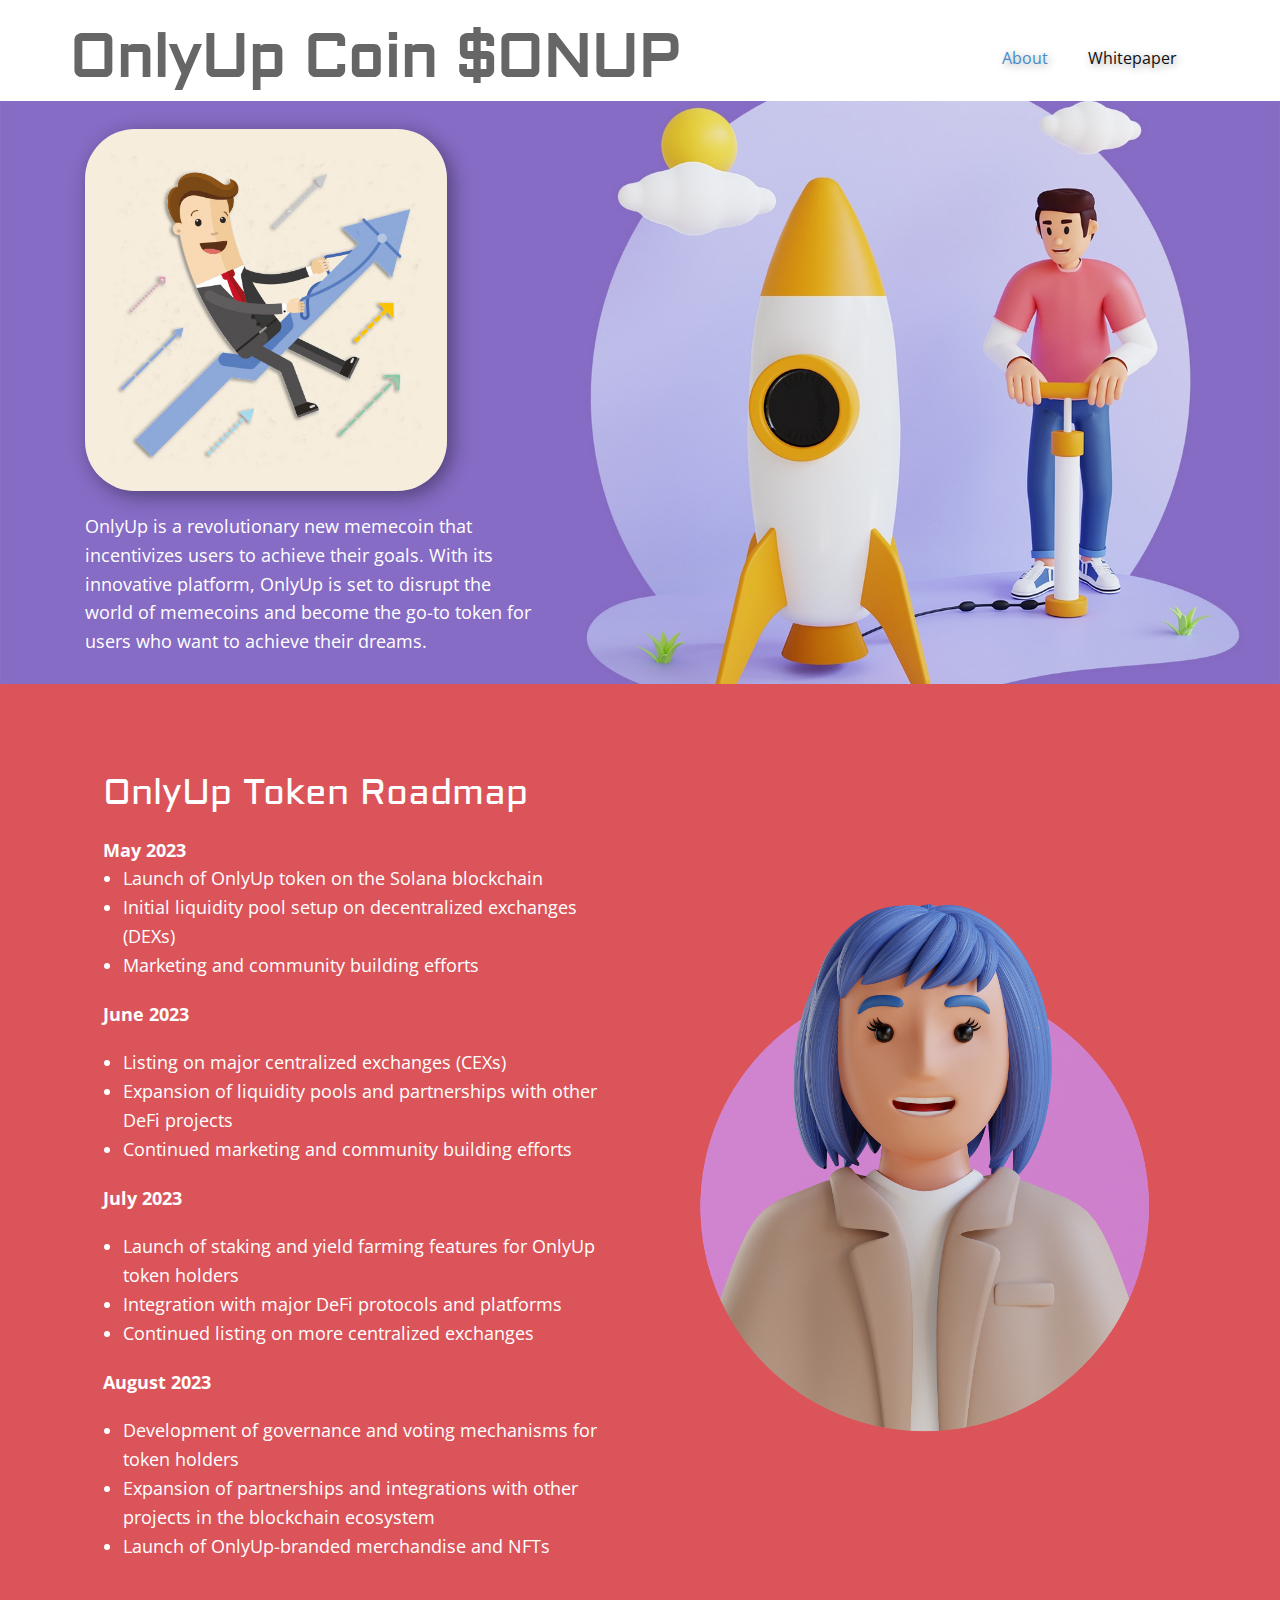
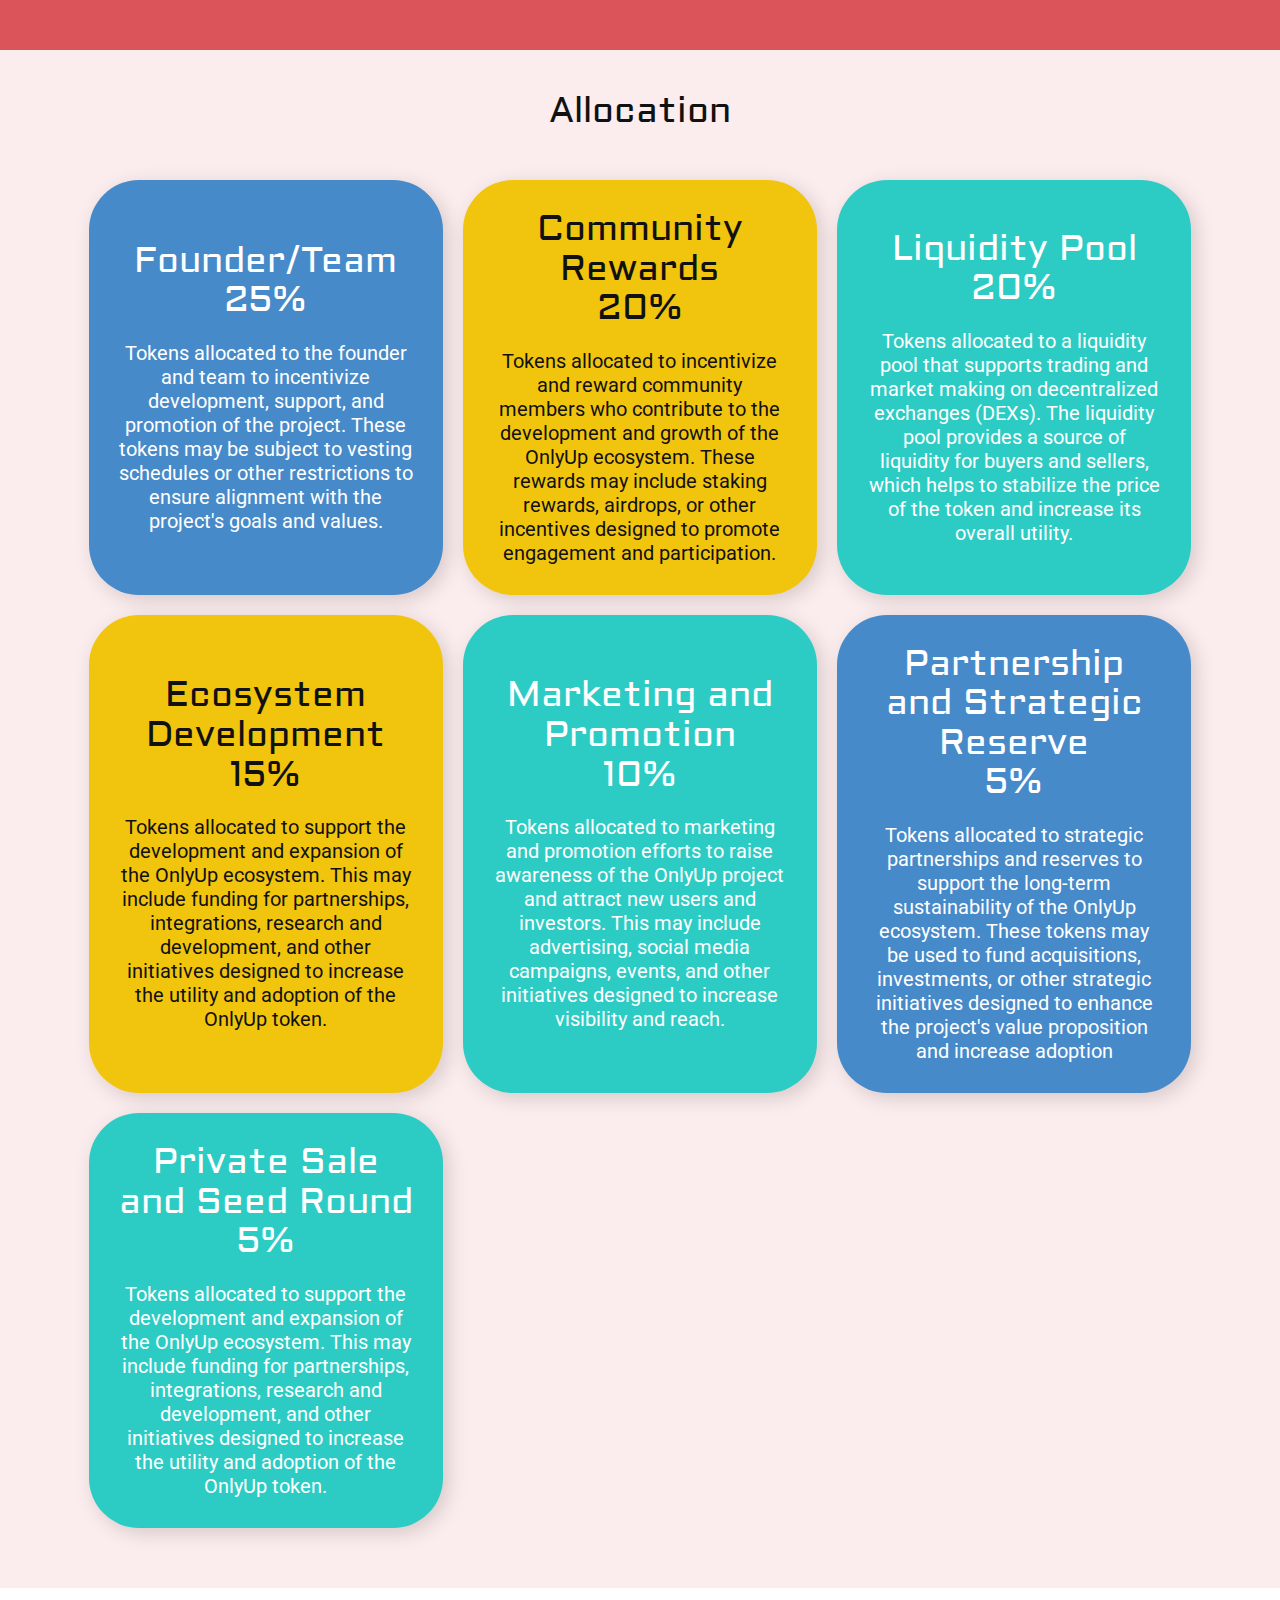
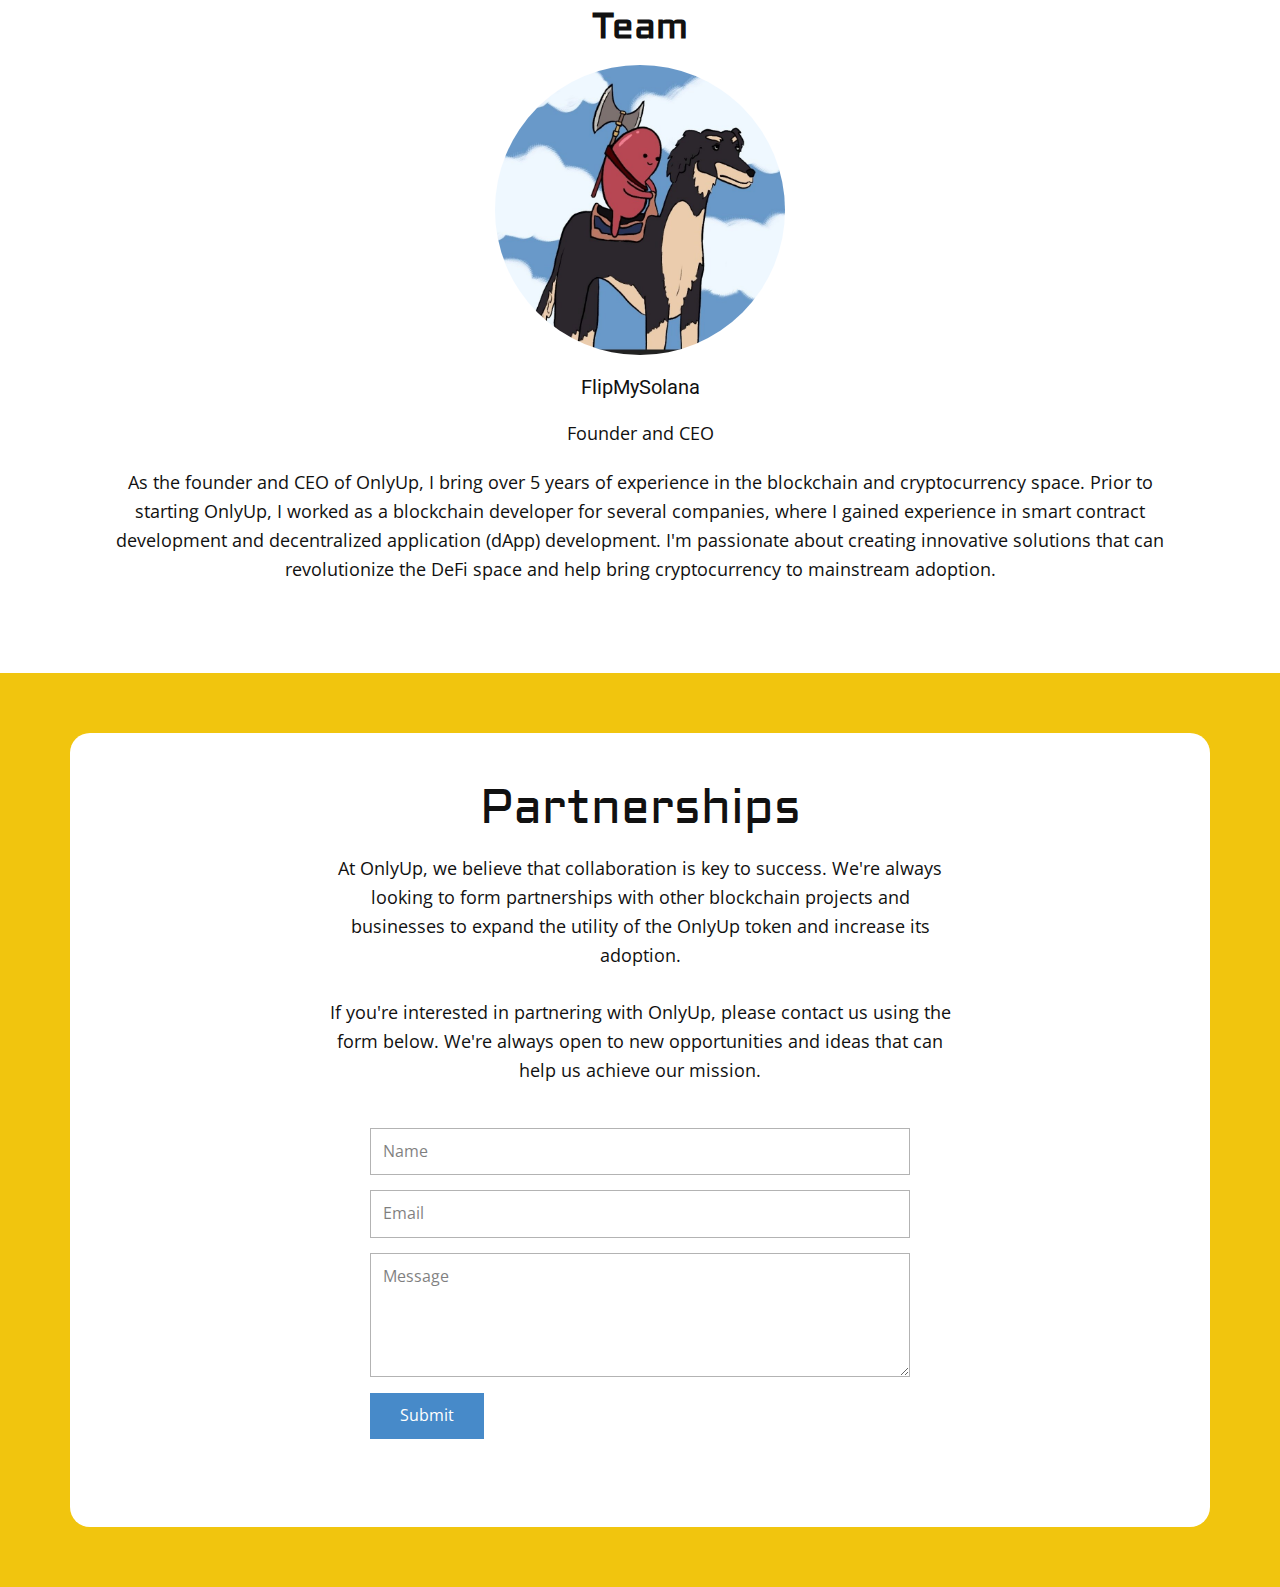
<file: index.html>
<!DOCTYPE html>
<html style="font-size: 16px;" lang="en"><head>
    <meta name="viewport" content="width=device-width, initial-scale=1.0">
    <meta charset="utf-8">
    <meta name="keywords" content="​Digital product marketing agency, ​Make your marketing more effective, ​Convert more customers and grow more revenue now, 560k, 79%, 80%, 1340, ​Why you need digital marketing, ​Get Free SEO Analysis?, ​Got New Project?, Read what our customers say">
    <meta name="description" content="">
    <title>About</title>
    <link rel="stylesheet" href="nicepage.css" media="screen">
<link rel="stylesheet" href="About.css" media="screen">
    <script class="u-script" type="text/javascript" src="jquery.js" defer=""></script>
    <script class="u-script" type="text/javascript" src="nicepage.js" defer=""></script>
    <meta name="generator" content="Nicepage 5.9.10, nicepage.com">
    <link id="u-theme-google-font" rel="stylesheet" href="https://fonts.googleapis.com/css?family=Roboto:100,100i,300,300i,400,400i,500,500i,700,700i,900,900i|Open+Sans:300,300i,400,400i,500,500i,600,600i,700,700i,800,800i">
    <link id="u-page-google-font" rel="stylesheet" href="https://fonts.googleapis.com/css?family=Aldrich:400">
    
    
    
    
    
    
    <script type="application/ld+json">{
		"@context": "http://schema.org",
		"@type": "Organization",
		"name": "OnlyUpCoin"
}</script>
    <meta name="theme-color" content="#478ac9">
    <meta property="og:title" content="About">
    <meta property="og:description" content="">
    <meta property="og:type" content="website">
  <script>
    function gdprConfirmed() {
        return true;
    }
    function dynamicLoadScript(src) {
        var script = document.createElement('script');
        script.src = src && typeof src === 'string' ? src : 'https://www.google.com/recaptcha/api.js?render=6LfgivAlAAAAANF_2FI0fFqPCvXTGT6N8fDhcfL2';
        script.async = true;
        document.body.appendChild(script);
        script.onload = function() {
            let event = new CustomEvent("recaptchaLoaded");
            document.dispatchEvent(event);
        };
    }
    document.addEventListener('DOMContentLoaded', function () {
        var confirmButton = document.querySelector('.u-cookies-consent .u-button-confirm');
        if (confirmButton) {
            confirmButton.onclick = dynamicLoadScript;
        }
    });
    </script>
    <script>
        document.addEventListener("DOMContentLoaded", function(){
            if (!gdprConfirmed()) {
                return;
            }
            dynamicLoadScript();
        });
    </script>
    <script>
        document.addEventListener("recaptchaLoaded", function() {
            if (!gdprConfirmed()) {
                return;
            }
            (function (grecaptcha, sitekey, actions) {
                var recaptcha = {
                    execute: function (action, submitFormCb) {
                        try {
                            grecaptcha.execute(
                                sitekey,
                                {action: action}
                            ).then(function (token) {
                                var forms = document.getElementsByTagName('form');

                                for (var i = 0; i < forms.length; i++) {
                                    var fields = forms[i].getElementsByTagName('input');

                                    for (var j = 0; j < fields.length; j++) {
                                        var field = fields[j];

                                        if ('recaptchaResponse' === field.getAttribute('name')) {
                                            field.setAttribute('value', token);
                                            break;
                                        }
                                    }
                                }
                                submitFormCb();
                            });
                        } catch (e) {
                            var formError = document.querySelector('.u-form-send-error');

                            if (formError) {
                                formError.innerText = 'Site Owner Error: ' + e.message.replace(/:[\s\S]*/, '');
                                formError.style.display = 'block';
                            }
                        }
                    },

                    executeContact: function (submitFormCb) {
                        recaptcha.execute(actions['contact'], submitFormCb);
                    }
                };

                window.recaptchaObject = recaptcha;
            })(
                grecaptcha,
                
                '6LfgivAlAAAAANF_2FI0fFqPCvXTGT6N8fDhcfL2',
                {'contact': 'contact'}
            );
        });
    </script>
<meta data-intl-tel-input-cdn-path="intlTelInput/"></head>
  <body data-home-page="About.html" data-home-page-title="About" class="u-body u-xl-mode" data-lang="en"><header class="u-clearfix u-header u-header" id="sec-5095"><div class="u-clearfix u-sheet u-sheet-1">
        <h1 class="u-align-left u-text u-text-1"> OnlyUp Coin&nbsp;$ONUP</h1>
        <nav class="u-menu u-menu-one-level u-offcanvas u-menu-1" data-image-width="1000" data-image-height="1000">
          <div class="menu-collapse" style="font-size: 1rem; letter-spacing: 0px;">
            <a class="u-button-style u-custom-color u-custom-left-right-menu-spacing u-custom-padding-bottom u-custom-text-shadow u-custom-top-bottom-menu-spacing u-nav-link u-text-active-palette-1-base u-text-hover-palette-2-base" href="#">
              <svg class="u-svg-link" viewBox="0 0 24 24"><use xmlns:xlink="http://www.w3.org/1999/xlink" xlink:href="#menu-hamburger"></use></svg>
              <svg class="u-svg-content" version="1.1" id="menu-hamburger" viewBox="0 0 16 16" x="0px" y="0px" xmlns:xlink="http://www.w3.org/1999/xlink" xmlns="http://www.w3.org/2000/svg"><g><rect y="1" width="16" height="2"></rect><rect y="7" width="16" height="2"></rect><rect y="13" width="16" height="2"></rect>
</g></svg>
            </a>
          </div>
          <div class="u-custom-menu u-nav-container">
            <ul class="u-nav u-unstyled u-nav-1"><li class="u-nav-item"><a class="u-button-style u-nav-link u-text-active-palette-1-base u-text-hover-palette-2-base" href="About.html" style="padding: 10px 20px; text-shadow: 2px 2px 8px rgba(0,0,0,0.4);">About</a>
</li><li class="u-nav-item"><a class="u-button-style u-nav-link u-text-active-palette-1-base u-text-hover-palette-2-base" href="Whitepaper.html" style="padding: 10px 20px; text-shadow: 2px 2px 8px rgba(0,0,0,0.4);">Whitepaper</a>
</li></ul>
          </div>
          <div class="u-custom-menu u-nav-container-collapse">
            <div class="u-black u-container-style u-inner-container-layout u-opacity u-opacity-95 u-sidenav">
              <div class="u-inner-container-layout u-sidenav-overflow">
                <div class="u-menu-close"></div>
                <ul class="u-align-center u-nav u-popupmenu-items u-unstyled u-nav-2"><li class="u-nav-item"><a class="u-button-style u-nav-link" href="About.html">About</a>
</li><li class="u-nav-item"><a class="u-button-style u-nav-link" href="Whitepaper.html">Whitepaper</a>
</li></ul>
              </div>
            </div>
            <div class="u-black u-menu-overlay u-opacity u-opacity-70"></div>
          </div>
        </nav>
      </div></header>
    <section class="u-clearfix u-image u-section-1" id="sec-6d03" data-image-width="2200" data-image-height="1296">
      <div class="u-clearfix u-sheet u-sheet-1">
        <img class="u-image u-image-round u-preserve-proportions u-radius-50 u-image-1" src="images/pfp.jpg" alt="" data-image-width="600" data-image-height="600">
        <p class="u-align-center-sm u-align-center-xs u-align-left-lg u-align-left-md u-align-left-xl u-text u-text-body-alt-color u-text-1"> OnlyUp is a revolutionary new memecoin that incentivizes users to achieve their goals. With its innovative platform, OnlyUp is set to disrupt the world of memecoins and become the go-to token for users who want to achieve their dreams.</p>
      </div>
    </section>
    <section class="u-clearfix u-palette-2-base u-section-2" id="sec-e816">
      <div class="u-clearfix u-sheet u-valign-middle-lg u-valign-middle-xl u-sheet-1">
        <div class="u-clearfix u-expanded-width u-layout-wrap u-layout-wrap-1">
          <div class="u-layout">
            <div class="u-layout-row">
              <div class="u-container-style u-layout-cell u-size-30-lg u-size-30-xl u-size-60-md u-size-60-sm u-size-60-xs u-layout-cell-1">
                <div class="u-container-layout u-container-layout-1">
                  <h2 class="u-align-center-sm u-align-center-xs u-text u-text-1"> OnlyUp Token Roadmap</h2>
                  <p class="u-text u-text-default u-text-2">
                    <span style="font-weight: 700;"> May 2023</span>
                    <br>
                  </p>
                  <ul class="u-text u-text-3">
                    <li>
                      <span style="font-weight: 700;"></span>Launch of OnlyUp token on the Solana blockchain
                    </li>
                    <li>Initial liquidity pool setup on decentralized exchanges (DEXs)</li>
                    <li>Marketing and community building efforts</li>
                  </ul>
                  <p class="u-text u-text-default u-text-4">
                    <span style="font-weight: 700;">June 2023</span>
                    <br>
                  </p>
                  <ul class="u-text u-text-5">
                    <li>Listing on major centralized exchanges (CEXs)</li>
                    <li>Expansion of liquidity pools and partnerships with other DeFi projects</li>
                    <li>Continued marketing and community building efforts</li>
                  </ul>
                  <p class="u-text u-text-default u-text-6">
                    <span style="font-weight: 700;">July 2023</span>
                    <br>
                  </p>
                  <ul class="u-text u-text-7">
                    <li>Launch of staking and yield farming features for OnlyUp token holders</li>
                    <li>Integration with major DeFi protocols and platforms</li>
                    <li>Continued listing on more centralized exchanges</li>
                  </ul>
                  <p class="u-text u-text-default u-text-8">
                    <span style="font-weight: 700;">August 2023</span>
                    <br>
                  </p>
                  <ul class="u-text u-text-9">
                    <li>Development of governance and voting mechanisms for token holders</li>
                    <li>Expansion of partnerships and integrations with other projects in the blockchain ecosystem</li>
                    <li>Launch of OnlyUp-branded merchandise and NFTs</li>
                  </ul>
                </div>
              </div>
              <div class="u-container-align-center-sm u-container-align-center-xs u-container-style u-hidden-sm u-layout-cell u-size-30-lg u-size-30-xl u-size-60-md u-size-60-sm u-size-60-xs u-layout-cell-2">
                <div class="u-container-layout u-valign-middle u-container-layout-2">
                  <img class="u-expanded-width u-hidden-md u-hidden-xs u-image u-image-contain u-image-default u-image-1" src="images/29371452_3d00860.png" alt="" data-image-width="1800" data-image-height="2111">
                </div>
              </div>
            </div>
          </div>
        </div>
      </div>
    </section>
    <section class="u-clearfix u-palette-2-light-3 u-section-3" id="carousel_5762">
      <div class="u-clearfix u-sheet u-sheet-1">
        <h2 class="u-align-center u-text u-text-1">Allocation<br>
        </h2>
        <div class="u-expanded-width-md u-expanded-width-sm u-expanded-width-xs u-list u-list-1">
          <div class="u-repeater u-repeater-1">
            <div class="u-container-align-center u-container-style u-custom-item u-list-item u-palette-1-base u-radius-50 u-repeater-item u-shape-round u-list-item-1">
              <div class="u-container-layout u-similar-container u-valign-middle-lg u-valign-middle-md u-valign-middle-xl u-valign-top-sm u-valign-top-xs u-container-layout-1">
                <h2 class="u-align-center u-text u-text-2"> Founder/Team<br>25%
                </h2>
                <h5 class="u-align-center u-text u-text-3"> Tokens allocated to the founder and team to incentivize development, support, and promotion of the project. These tokens may be subject to vesting schedules or other restrictions to ensure alignment with the project's goals and values.</h5>
              </div>
            </div>
            <div class="u-container-align-center u-container-style u-custom-item u-list-item u-palette-3-base u-radius-50 u-repeater-item u-shape-round u-list-item-2">
              <div class="u-container-layout u-similar-container u-valign-middle-lg u-valign-middle-md u-valign-middle-xl u-valign-top-sm u-valign-top-xs u-container-layout-2">
                <h2 class="u-align-center u-text u-text-4">Community Rewards<br>20%
                </h2>
                <h5 class="u-align-center u-text u-text-5"> Tokens allocated to incentivize and reward community members who contribute to the development and growth of the OnlyUp ecosystem. These rewards may include staking rewards, airdrops, or other incentives designed to promote engagement and participation.</h5>
              </div>
            </div>
            <div class="u-container-align-center u-container-style u-custom-item u-list-item u-palette-4-base u-radius-50 u-repeater-item u-shape-round u-list-item-3">
              <div class="u-container-layout u-similar-container u-valign-middle-lg u-valign-middle-md u-valign-middle-xl u-valign-top-sm u-valign-top-xs u-container-layout-3">
                <h2 class="u-align-center u-text u-text-6">Liquidity Pool<br>20%
                </h2>
                <h5 class="u-align-center u-text u-text-7"> Tokens allocated to a liquidity pool that supports trading and market making on decentralized exchanges (DEXs). The liquidity pool provides a source of liquidity for buyers and sellers, which helps to stabilize the price of the token and increase its overall utility.</h5>
              </div>
            </div>
            <div class="u-container-align-center u-container-style u-custom-item u-list-item u-palette-3-base u-radius-50 u-repeater-item u-shape-round u-list-item-4">
              <div class="u-container-layout u-similar-container u-valign-middle-lg u-valign-middle-md u-valign-middle-xl u-valign-top-sm u-valign-top-xs u-container-layout-4">
                <h2 class="u-align-center u-text u-text-8"> Ecosystem Development<br>15%
                </h2>
                <h5 class="u-align-center u-text u-text-9"> Tokens allocated to support the development and expansion of the OnlyUp ecosystem. This may include funding for partnerships, integrations, research and development, and other initiatives designed to increase the utility and adoption of the OnlyUp token.</h5>
              </div>
            </div>
            <div class="u-container-align-center u-container-style u-custom-item u-list-item u-palette-4-base u-radius-50 u-repeater-item u-shape-round u-list-item-5">
              <div class="u-container-layout u-similar-container u-valign-middle-lg u-valign-middle-md u-valign-middle-xl u-valign-top-sm u-valign-top-xs u-container-layout-5">
                <h2 class="u-align-center u-text u-text-10"> Marketing and Promotion<br>10%
                </h2>
                <h5 class="u-align-center u-text u-text-11"> Tokens allocated to marketing and promotion efforts to raise awareness of the OnlyUp project and attract new users and investors. This may include advertising, social media campaigns, events, and other initiatives designed to increase visibility and reach.</h5>
              </div>
            </div>
            <div class="u-container-align-center u-container-style u-custom-item u-list-item u-palette-1-base u-radius-50 u-repeater-item u-shape-round u-list-item-6">
              <div class="u-container-layout u-similar-container u-valign-middle-lg u-valign-middle-md u-valign-middle-xl u-valign-top-sm u-valign-top-xs u-container-layout-6">
                <h2 class="u-align-center u-text u-text-12"> Partnership and Strategic Reserve<br>5%
                </h2>
                <h5 class="u-align-center u-text u-text-13"> Tokens allocated to strategic partnerships and reserves to support the long-term sustainability of the OnlyUp ecosystem. These tokens may be used to fund acquisitions, investments, or other strategic initiatives designed to enhance the project's value proposition and increase adoption</h5>
              </div>
            </div>
            <div class="u-container-align-center u-container-style u-custom-item u-list-item u-palette-4-base u-radius-50 u-repeater-item u-shape-round u-list-item-7">
              <div class="u-container-layout u-similar-container u-valign-middle-lg u-valign-middle-md u-valign-middle-xl u-valign-top-sm u-valign-top-xs u-container-layout-7">
                <h2 class="u-align-center u-text u-text-14"> Private Sale and Seed Round<br>5%
                </h2>
                <h5 class="u-align-center u-text u-text-15"> Tokens allocated to support the development and expansion of the OnlyUp ecosystem. This may include funding for partnerships, integrations, research and development, and other initiatives designed to increase the utility and adoption of the OnlyUp token.</h5>
              </div>
            </div>
          </div>
        </div>
      </div>
    </section>
    <section class="u-clearfix u-section-4" id="sec-e66a">
      <div class="u-clearfix u-sheet u-sheet-1">
        <h2 class="u-text u-text-default u-text-1">Team<span style="font-weight: 700;"></span>
        </h2>
        <div class="u-expanded-width u-list u-list-1">
          <div class="u-repeater u-repeater-1">
            <div class="u-align-center u-container-style u-list-item u-repeater-item">
              <div class="u-container-layout u-similar-container u-valign-bottom u-container-layout-1">
                <div alt="" class="u-image u-image-circle u-image-1" src="" data-image-width="840" data-image-height="872"></div>
                <h5 class="u-align-center-lg u-align-center-md u-align-center-sm u-align-center-xs u-text u-text-2">FlipMySolana</h5>
                <p class="u-align-center-lg u-align-center-md u-align-center-sm u-align-center-xs u-text u-text-3">Founder and CEO</p>
                <p class="u-text u-text-4"> As the founder and CEO of OnlyUp, I bring over 5 years of experience in the blockchain and cryptocurrency space. Prior to starting OnlyUp, I worked as a blockchain developer for several companies, where I gained experience in smart contract development and decentralized application (dApp) development. I'm passionate about creating innovative solutions that can revolutionize the DeFi space and help bring cryptocurrency to mainstream adoption.</p>
              </div>
            </div>
          </div>
        </div>
      </div>
    </section>
    <section class="u-clearfix u-container-align-center u-palette-3-base u-section-5" id="carousel_82bb">
      <div class="u-clearfix u-sheet u-valign-middle u-sheet-1">
        <div class="u-container-style u-expanded-width u-group u-radius-20 u-shape-round u-white u-group-1">
          <div class="u-container-layout u-container-layout-1">
            <h2 class="u-align-center u-text u-text-1">Partnerships</h2>
            <p class="u-align-center u-text u-text-2"> At OnlyUp, we believe that collaboration is key to success. We're always looking to form partnerships with other blockchain projects and businesses to expand the utility of the OnlyUp token and increase its adoption.<br>
              <br>If you're interested in partnering with OnlyUp, please contact us using the form below.&nbsp;We're always open to new opportunities and ideas that can help us achieve our mission.<br>
            </p>
            <div class="u-form u-form-1">
              <form action="https://forms.nicepagesrv.com/v2/form/process" class="u-clearfix u-form-spacing-15 u-form-vertical u-inner-form" style="padding: 15px;" source="gsheets" name="form">
                <div class="u-form-group u-form-name u-label-none">
                  <label for="name-6797" class="u-label">Name</label>
                  <input type="text" placeholder="Name" id="name-6797" name="name" class="u-input u-input-rectangle" required="">
                </div>
                <div class="u-form-email u-form-group u-label-none">
                  <label for="email-6797" class="u-label">Email</label>
                  <input type="email" placeholder="Email" id="email-6797" name="email" class="u-input u-input-rectangle" required="">
                </div>
                <div class="u-form-group u-form-message u-label-none">
                  <label for="message-6797" class="u-label">Address</label>
                  <textarea placeholder="Message" rows="4" cols="50" id="message-6797" name="message" class="u-input u-input-rectangle" required=""></textarea>
                </div>
                <div class="u-align-left u-form-group u-form-submit u-label-none">
                  <a href="#" class="u-btn u-btn-submit u-button-style">Submit</a>
                  <input type="submit" value="submit" class="u-form-control-hidden">
                </div>
                <div class="u-form-send-message u-form-send-success">Thank you! Your message has been sent.</div>
                <div class="u-form-send-error u-form-send-message">Unable to send your message. Please fix errors then try again.</div>
                <input type="hidden" value="" name="recaptchaResponse">
                <input type="hidden" name="formServices" value="d94e09f5-bc8c-45da-93a5-58d0b3994113">
                <input type="hidden" name="siteKey" value="6LfgivAlAAAAANF_2FI0fFqPCvXTGT6N8fDhcfL2">
              </form>
            </div>
          </div>
        </div>
      </div>
    </section>
    
    

  
</body></html>
</file>
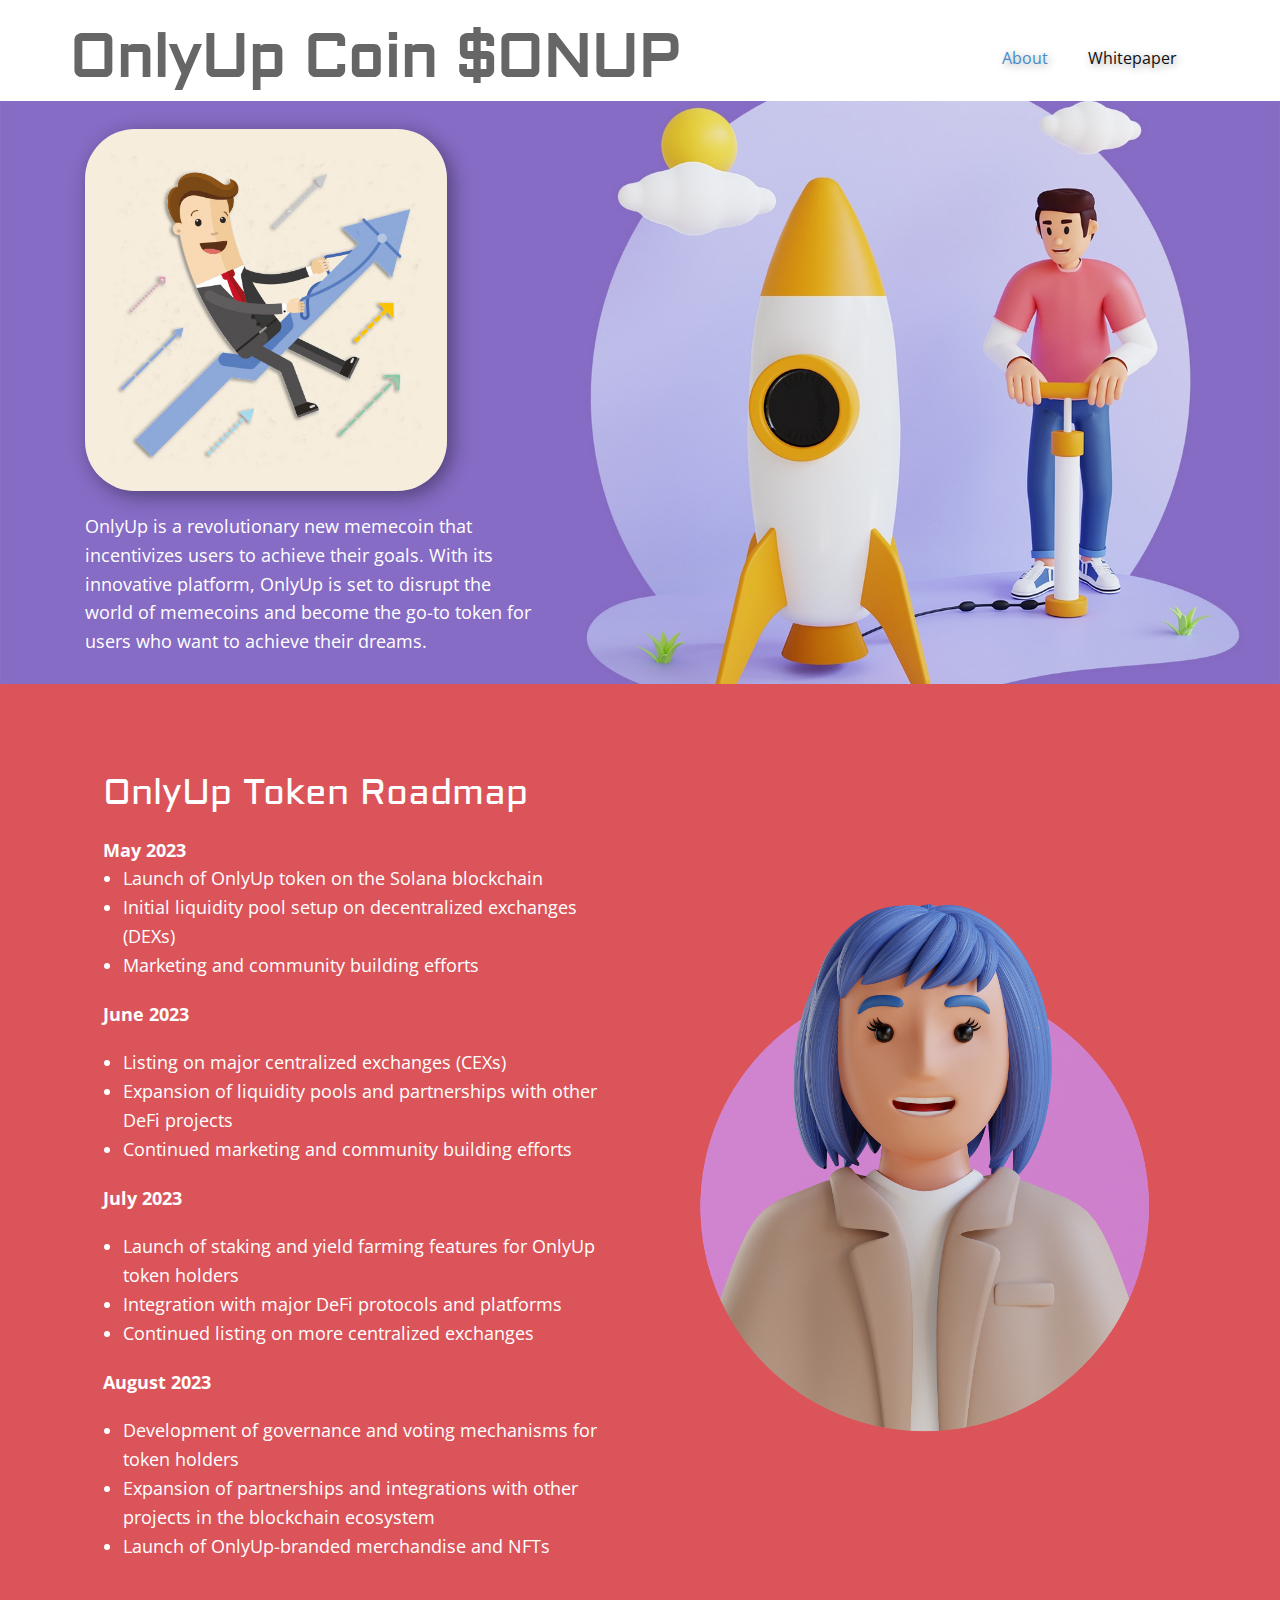
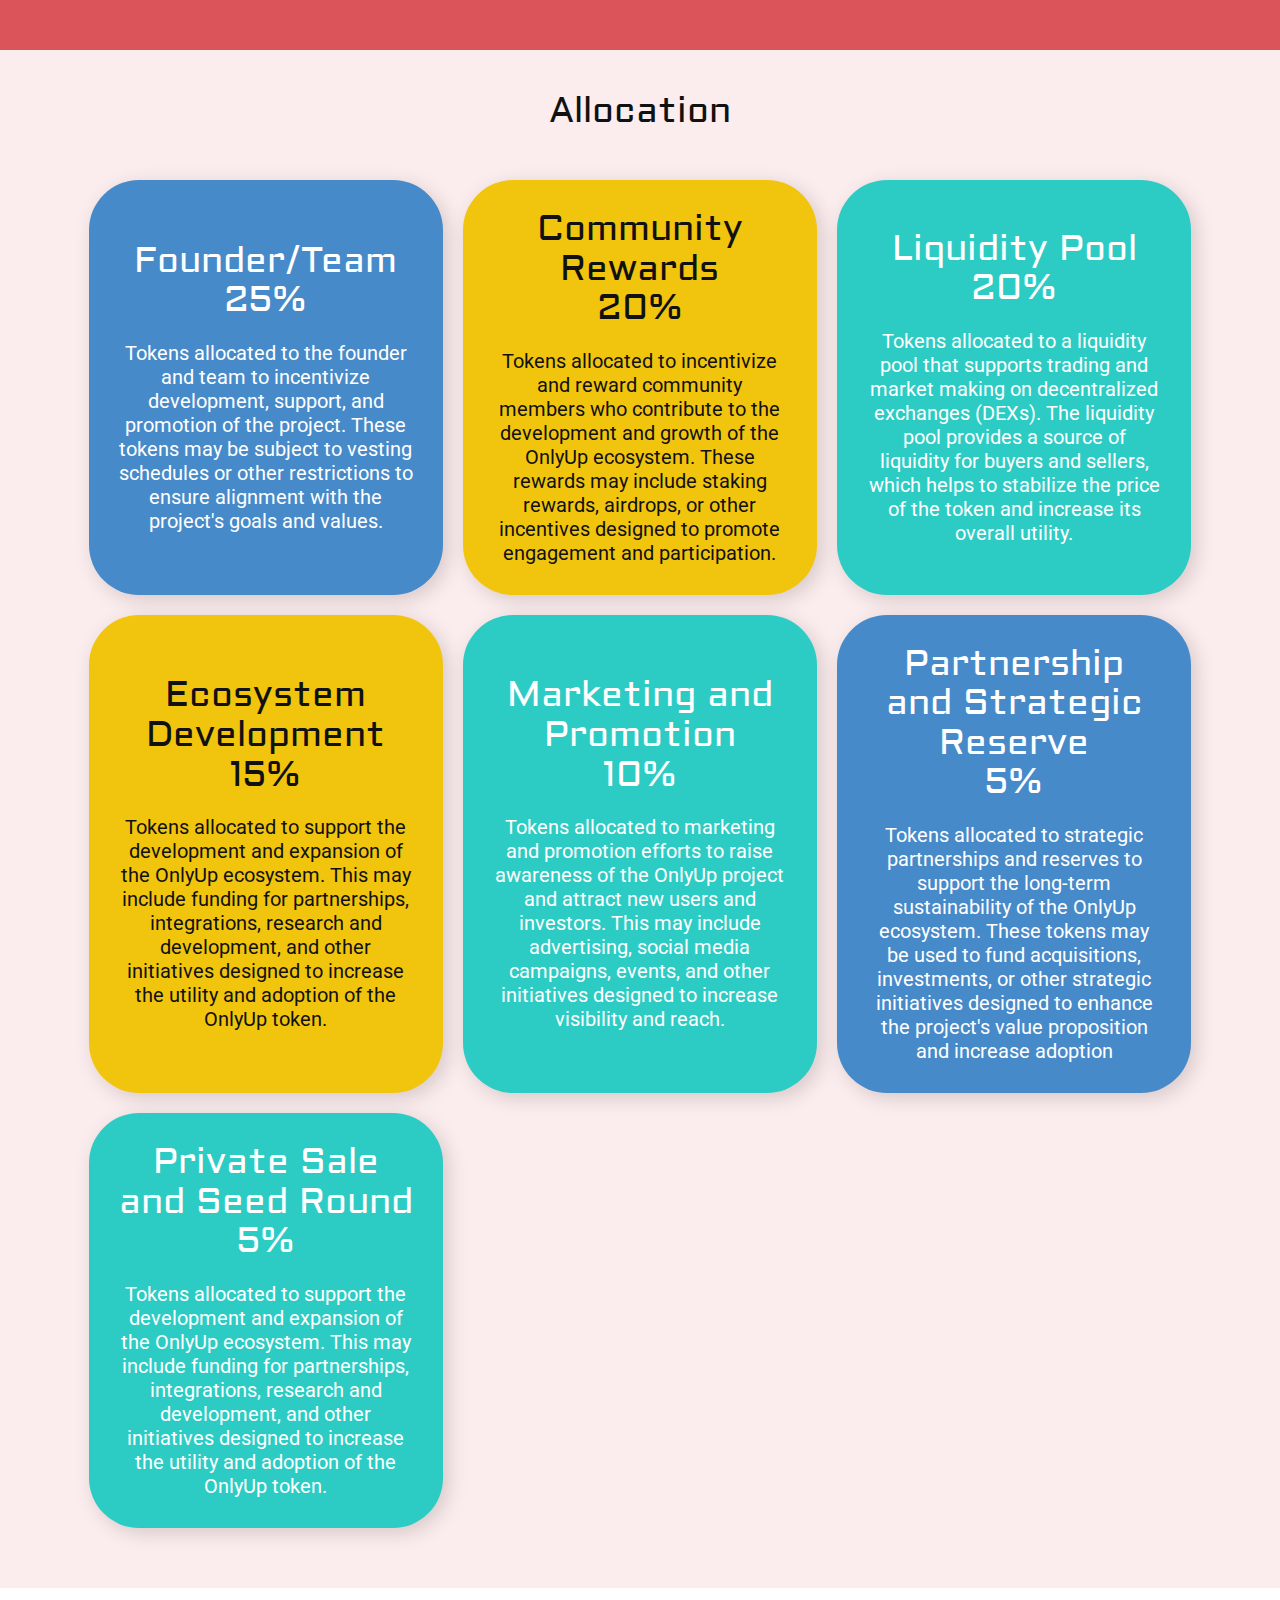
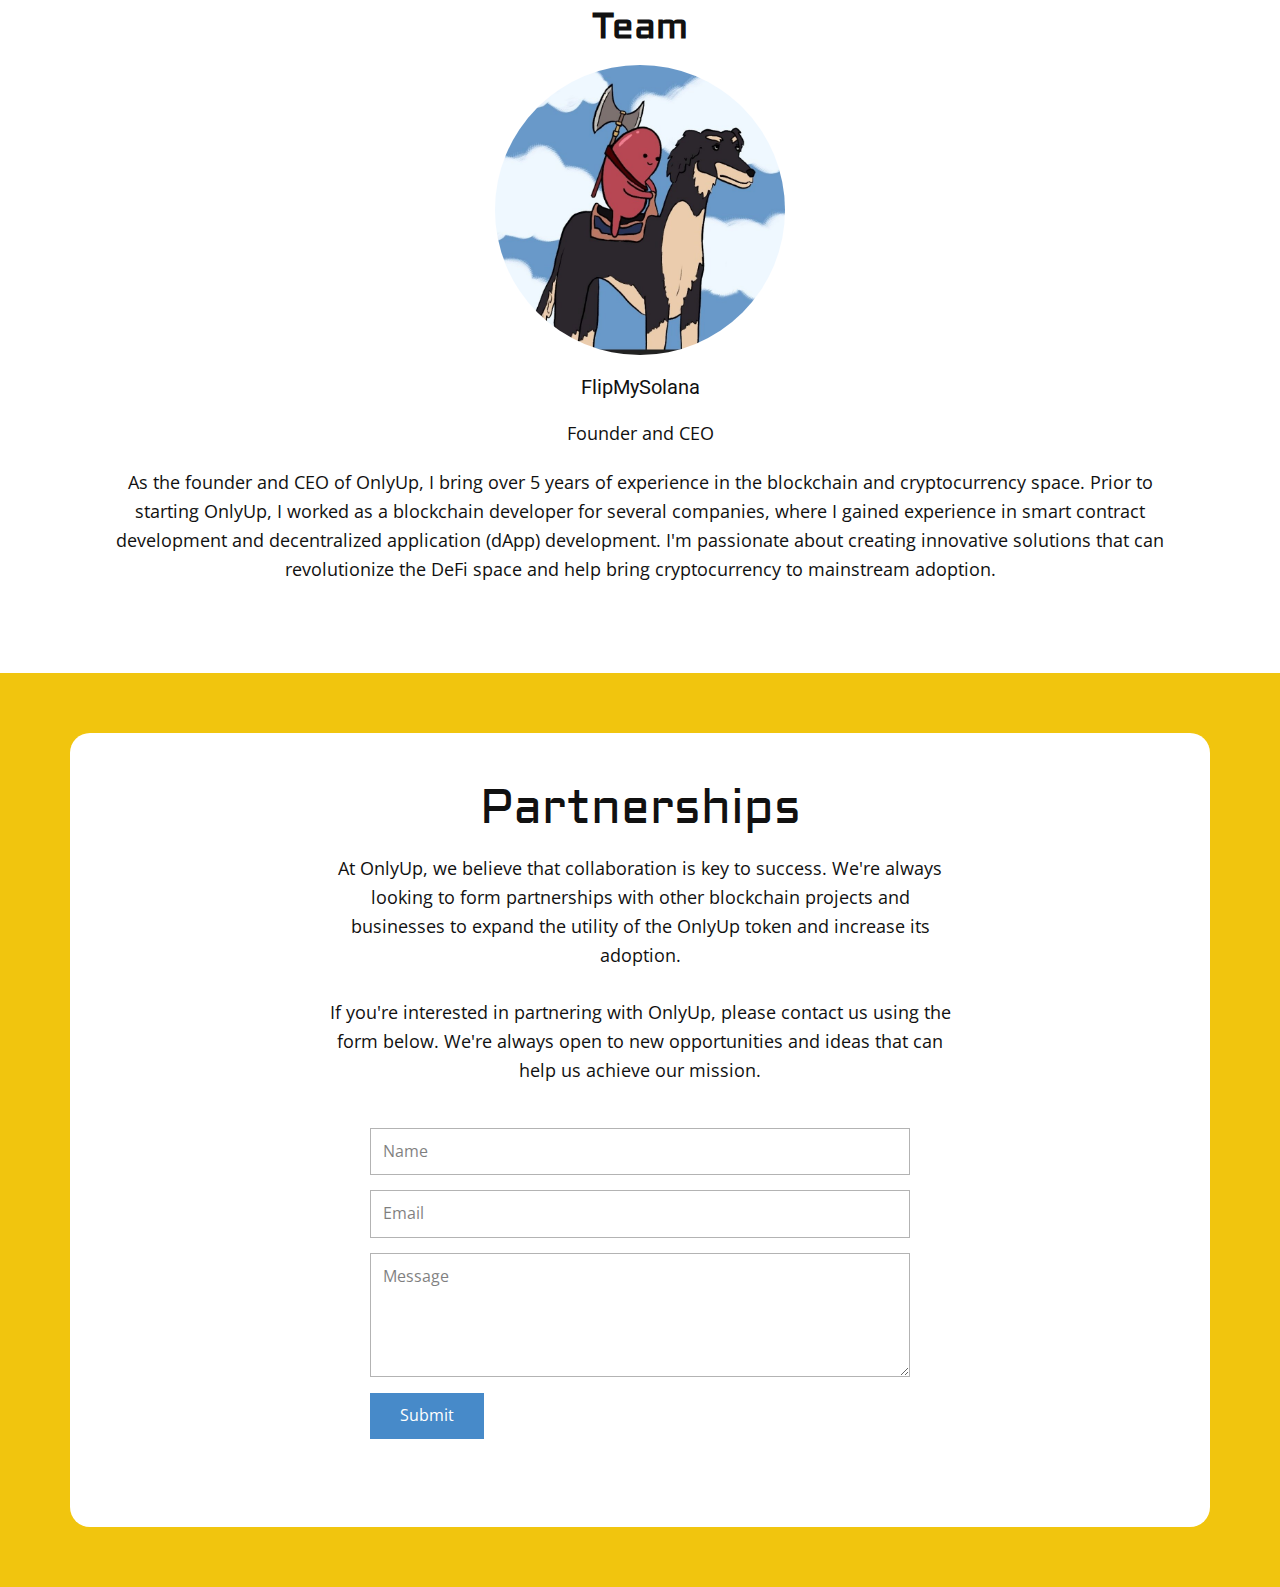
<file: About.html>
<!DOCTYPE html>
<html style="font-size: 16px;" lang="en"><head>
    <meta name="viewport" content="width=device-width, initial-scale=1.0">
    <meta charset="utf-8">
    <meta name="keywords" content="​Digital product marketing agency, ​Make your marketing more effective, ​Convert more customers and grow more revenue now, 560k, 79%, 80%, 1340, ​Why you need digital marketing, ​Get Free SEO Analysis?, ​Got New Project?, Read what our customers say">
    <meta name="description" content="">
    <title>About</title>
    <link rel="stylesheet" href="nicepage.css" media="screen">
<link rel="stylesheet" href="About.css" media="screen">
    <script class="u-script" type="text/javascript" src="jquery.js" defer=""></script>
    <script class="u-script" type="text/javascript" src="nicepage.js" defer=""></script>
    <meta name="generator" content="Nicepage 5.9.10, nicepage.com">
    <link id="u-theme-google-font" rel="stylesheet" href="https://fonts.googleapis.com/css?family=Roboto:100,100i,300,300i,400,400i,500,500i,700,700i,900,900i|Open+Sans:300,300i,400,400i,500,500i,600,600i,700,700i,800,800i">
    <link id="u-page-google-font" rel="stylesheet" href="https://fonts.googleapis.com/css?family=Aldrich:400">
    
    
    
    
    
    
    <script type="application/ld+json">{
		"@context": "http://schema.org",
		"@type": "Organization",
		"name": "OnlyUpCoin"
}</script>
    <meta name="theme-color" content="#478ac9">
    <meta property="og:title" content="About">
    <meta property="og:description" content="">
    <meta property="og:type" content="website">
  <script>
    function gdprConfirmed() {
        return true;
    }
    function dynamicLoadScript(src) {
        var script = document.createElement('script');
        script.src = src && typeof src === 'string' ? src : 'https://www.google.com/recaptcha/api.js?render=6LfgivAlAAAAANF_2FI0fFqPCvXTGT6N8fDhcfL2';
        script.async = true;
        document.body.appendChild(script);
        script.onload = function() {
            let event = new CustomEvent("recaptchaLoaded");
            document.dispatchEvent(event);
        };
    }
    document.addEventListener('DOMContentLoaded', function () {
        var confirmButton = document.querySelector('.u-cookies-consent .u-button-confirm');
        if (confirmButton) {
            confirmButton.onclick = dynamicLoadScript;
        }
    });
    </script>
    <script>
        document.addEventListener("DOMContentLoaded", function(){
            if (!gdprConfirmed()) {
                return;
            }
            dynamicLoadScript();
        });
    </script>
    <script>
        document.addEventListener("recaptchaLoaded", function() {
            if (!gdprConfirmed()) {
                return;
            }
            (function (grecaptcha, sitekey, actions) {
                var recaptcha = {
                    execute: function (action, submitFormCb) {
                        try {
                            grecaptcha.execute(
                                sitekey,
                                {action: action}
                            ).then(function (token) {
                                var forms = document.getElementsByTagName('form');

                                for (var i = 0; i < forms.length; i++) {
                                    var fields = forms[i].getElementsByTagName('input');

                                    for (var j = 0; j < fields.length; j++) {
                                        var field = fields[j];

                                        if ('recaptchaResponse' === field.getAttribute('name')) {
                                            field.setAttribute('value', token);
                                            break;
                                        }
                                    }
                                }
                                submitFormCb();
                            });
                        } catch (e) {
                            var formError = document.querySelector('.u-form-send-error');

                            if (formError) {
                                formError.innerText = 'Site Owner Error: ' + e.message.replace(/:[\s\S]*/, '');
                                formError.style.display = 'block';
                            }
                        }
                    },

                    executeContact: function (submitFormCb) {
                        recaptcha.execute(actions['contact'], submitFormCb);
                    }
                };

                window.recaptchaObject = recaptcha;
            })(
                grecaptcha,
                
                '6LfgivAlAAAAANF_2FI0fFqPCvXTGT6N8fDhcfL2',
                {'contact': 'contact'}
            );
        });
    </script>
<meta data-intl-tel-input-cdn-path="intlTelInput/"></head>
  <body class="u-body u-xl-mode" data-lang="en"><header class="u-clearfix u-header u-header" id="sec-5095"><div class="u-clearfix u-sheet u-sheet-1">
        <h1 class="u-align-left u-text u-text-1"> OnlyUp Coin&nbsp;$ONUP</h1>
        <nav class="u-menu u-menu-one-level u-offcanvas u-menu-1" data-image-width="1000" data-image-height="1000">
          <div class="menu-collapse" style="font-size: 1rem; letter-spacing: 0px;">
            <a class="u-button-style u-custom-color u-custom-left-right-menu-spacing u-custom-padding-bottom u-custom-text-shadow u-custom-top-bottom-menu-spacing u-nav-link u-text-active-palette-1-base u-text-hover-palette-2-base" href="#">
              <svg class="u-svg-link" viewBox="0 0 24 24"><use xmlns:xlink="http://www.w3.org/1999/xlink" xlink:href="#menu-hamburger"></use></svg>
              <svg class="u-svg-content" version="1.1" id="menu-hamburger" viewBox="0 0 16 16" x="0px" y="0px" xmlns:xlink="http://www.w3.org/1999/xlink" xmlns="http://www.w3.org/2000/svg"><g><rect y="1" width="16" height="2"></rect><rect y="7" width="16" height="2"></rect><rect y="13" width="16" height="2"></rect>
</g></svg>
            </a>
          </div>
          <div class="u-custom-menu u-nav-container">
            <ul class="u-nav u-unstyled u-nav-1"><li class="u-nav-item"><a class="u-button-style u-nav-link u-text-active-palette-1-base u-text-hover-palette-2-base" href="About.html" style="padding: 10px 20px; text-shadow: 2px 2px 8px rgba(0,0,0,0.4);">About</a>
</li><li class="u-nav-item"><a class="u-button-style u-nav-link u-text-active-palette-1-base u-text-hover-palette-2-base" href="Whitepaper.html" style="padding: 10px 20px; text-shadow: 2px 2px 8px rgba(0,0,0,0.4);">Whitepaper</a>
</li></ul>
          </div>
          <div class="u-custom-menu u-nav-container-collapse">
            <div class="u-black u-container-style u-inner-container-layout u-opacity u-opacity-95 u-sidenav">
              <div class="u-inner-container-layout u-sidenav-overflow">
                <div class="u-menu-close"></div>
                <ul class="u-align-center u-nav u-popupmenu-items u-unstyled u-nav-2"><li class="u-nav-item"><a class="u-button-style u-nav-link" href="About.html">About</a>
</li><li class="u-nav-item"><a class="u-button-style u-nav-link" href="Whitepaper.html">Whitepaper</a>
</li></ul>
              </div>
            </div>
            <div class="u-black u-menu-overlay u-opacity u-opacity-70"></div>
          </div>
        </nav>
      </div></header>
    <section class="u-clearfix u-image u-section-1" id="sec-6d03" data-image-width="2200" data-image-height="1296">
      <div class="u-clearfix u-sheet u-sheet-1">
        <img class="u-image u-image-round u-preserve-proportions u-radius-50 u-image-1" src="images/pfp.jpg" alt="" data-image-width="600" data-image-height="600">
        <p class="u-align-center-sm u-align-center-xs u-align-left-lg u-align-left-md u-align-left-xl u-text u-text-body-alt-color u-text-1"> OnlyUp is a revolutionary new memecoin that incentivizes users to achieve their goals. With its innovative platform, OnlyUp is set to disrupt the world of memecoins and become the go-to token for users who want to achieve their dreams.</p>
      </div>
    </section>
    <section class="u-clearfix u-palette-2-base u-section-2" id="sec-e816">
      <div class="u-clearfix u-sheet u-valign-middle-lg u-valign-middle-xl u-sheet-1">
        <div class="u-clearfix u-expanded-width u-layout-wrap u-layout-wrap-1">
          <div class="u-layout">
            <div class="u-layout-row">
              <div class="u-container-style u-layout-cell u-size-30-lg u-size-30-xl u-size-60-md u-size-60-sm u-size-60-xs u-layout-cell-1">
                <div class="u-container-layout u-container-layout-1">
                  <h2 class="u-align-center-sm u-align-center-xs u-text u-text-1"> OnlyUp Token Roadmap</h2>
                  <p class="u-text u-text-default u-text-2">
                    <span style="font-weight: 700;"> May 2023</span>
                    <br>
                  </p>
                  <ul class="u-text u-text-3">
                    <li>
                      <span style="font-weight: 700;"></span>Launch of OnlyUp token on the Solana blockchain
                    </li>
                    <li>Initial liquidity pool setup on decentralized exchanges (DEXs)</li>
                    <li>Marketing and community building efforts</li>
                  </ul>
                  <p class="u-text u-text-default u-text-4">
                    <span style="font-weight: 700;">June 2023</span>
                    <br>
                  </p>
                  <ul class="u-text u-text-5">
                    <li>Listing on major centralized exchanges (CEXs)</li>
                    <li>Expansion of liquidity pools and partnerships with other DeFi projects</li>
                    <li>Continued marketing and community building efforts</li>
                  </ul>
                  <p class="u-text u-text-default u-text-6">
                    <span style="font-weight: 700;">July 2023</span>
                    <br>
                  </p>
                  <ul class="u-text u-text-7">
                    <li>Launch of staking and yield farming features for OnlyUp token holders</li>
                    <li>Integration with major DeFi protocols and platforms</li>
                    <li>Continued listing on more centralized exchanges</li>
                  </ul>
                  <p class="u-text u-text-default u-text-8">
                    <span style="font-weight: 700;">August 2023</span>
                    <br>
                  </p>
                  <ul class="u-text u-text-9">
                    <li>Development of governance and voting mechanisms for token holders</li>
                    <li>Expansion of partnerships and integrations with other projects in the blockchain ecosystem</li>
                    <li>Launch of OnlyUp-branded merchandise and NFTs</li>
                  </ul>
                </div>
              </div>
              <div class="u-container-align-center-sm u-container-align-center-xs u-container-style u-hidden-sm u-layout-cell u-size-30-lg u-size-30-xl u-size-60-md u-size-60-sm u-size-60-xs u-layout-cell-2">
                <div class="u-container-layout u-valign-middle u-container-layout-2">
                  <img class="u-expanded-width u-hidden-md u-hidden-xs u-image u-image-contain u-image-default u-image-1" src="images/29371452_3d00860.png" alt="" data-image-width="1800" data-image-height="2111">
                </div>
              </div>
            </div>
          </div>
        </div>
      </div>
    </section>
    <section class="u-clearfix u-palette-2-light-3 u-section-3" id="carousel_5762">
      <div class="u-clearfix u-sheet u-sheet-1">
        <h2 class="u-align-center u-text u-text-1">Allocation<br>
        </h2>
        <div class="u-expanded-width-md u-expanded-width-sm u-expanded-width-xs u-list u-list-1">
          <div class="u-repeater u-repeater-1">
            <div class="u-container-align-center u-container-style u-custom-item u-list-item u-palette-1-base u-radius-50 u-repeater-item u-shape-round u-list-item-1">
              <div class="u-container-layout u-similar-container u-valign-middle-lg u-valign-middle-md u-valign-middle-xl u-valign-top-sm u-valign-top-xs u-container-layout-1">
                <h2 class="u-align-center u-text u-text-2"> Founder/Team<br>25%
                </h2>
                <h5 class="u-align-center u-text u-text-3"> Tokens allocated to the founder and team to incentivize development, support, and promotion of the project. These tokens may be subject to vesting schedules or other restrictions to ensure alignment with the project's goals and values.</h5>
              </div>
            </div>
            <div class="u-container-align-center u-container-style u-custom-item u-list-item u-palette-3-base u-radius-50 u-repeater-item u-shape-round u-list-item-2">
              <div class="u-container-layout u-similar-container u-valign-middle-lg u-valign-middle-md u-valign-middle-xl u-valign-top-sm u-valign-top-xs u-container-layout-2">
                <h2 class="u-align-center u-text u-text-4">Community Rewards<br>20%
                </h2>
                <h5 class="u-align-center u-text u-text-5"> Tokens allocated to incentivize and reward community members who contribute to the development and growth of the OnlyUp ecosystem. These rewards may include staking rewards, airdrops, or other incentives designed to promote engagement and participation.</h5>
              </div>
            </div>
            <div class="u-container-align-center u-container-style u-custom-item u-list-item u-palette-4-base u-radius-50 u-repeater-item u-shape-round u-list-item-3">
              <div class="u-container-layout u-similar-container u-valign-middle-lg u-valign-middle-md u-valign-middle-xl u-valign-top-sm u-valign-top-xs u-container-layout-3">
                <h2 class="u-align-center u-text u-text-6">Liquidity Pool<br>20%
                </h2>
                <h5 class="u-align-center u-text u-text-7"> Tokens allocated to a liquidity pool that supports trading and market making on decentralized exchanges (DEXs). The liquidity pool provides a source of liquidity for buyers and sellers, which helps to stabilize the price of the token and increase its overall utility.</h5>
              </div>
            </div>
            <div class="u-container-align-center u-container-style u-custom-item u-list-item u-palette-3-base u-radius-50 u-repeater-item u-shape-round u-list-item-4">
              <div class="u-container-layout u-similar-container u-valign-middle-lg u-valign-middle-md u-valign-middle-xl u-valign-top-sm u-valign-top-xs u-container-layout-4">
                <h2 class="u-align-center u-text u-text-8"> Ecosystem Development<br>15%
                </h2>
                <h5 class="u-align-center u-text u-text-9"> Tokens allocated to support the development and expansion of the OnlyUp ecosystem. This may include funding for partnerships, integrations, research and development, and other initiatives designed to increase the utility and adoption of the OnlyUp token.</h5>
              </div>
            </div>
            <div class="u-container-align-center u-container-style u-custom-item u-list-item u-palette-4-base u-radius-50 u-repeater-item u-shape-round u-list-item-5">
              <div class="u-container-layout u-similar-container u-valign-middle-lg u-valign-middle-md u-valign-middle-xl u-valign-top-sm u-valign-top-xs u-container-layout-5">
                <h2 class="u-align-center u-text u-text-10"> Marketing and Promotion<br>10%
                </h2>
                <h5 class="u-align-center u-text u-text-11"> Tokens allocated to marketing and promotion efforts to raise awareness of the OnlyUp project and attract new users and investors. This may include advertising, social media campaigns, events, and other initiatives designed to increase visibility and reach.</h5>
              </div>
            </div>
            <div class="u-container-align-center u-container-style u-custom-item u-list-item u-palette-1-base u-radius-50 u-repeater-item u-shape-round u-list-item-6">
              <div class="u-container-layout u-similar-container u-valign-middle-lg u-valign-middle-md u-valign-middle-xl u-valign-top-sm u-valign-top-xs u-container-layout-6">
                <h2 class="u-align-center u-text u-text-12"> Partnership and Strategic Reserve<br>5%
                </h2>
                <h5 class="u-align-center u-text u-text-13"> Tokens allocated to strategic partnerships and reserves to support the long-term sustainability of the OnlyUp ecosystem. These tokens may be used to fund acquisitions, investments, or other strategic initiatives designed to enhance the project's value proposition and increase adoption</h5>
              </div>
            </div>
            <div class="u-container-align-center u-container-style u-custom-item u-list-item u-palette-4-base u-radius-50 u-repeater-item u-shape-round u-list-item-7">
              <div class="u-container-layout u-similar-container u-valign-middle-lg u-valign-middle-md u-valign-middle-xl u-valign-top-sm u-valign-top-xs u-container-layout-7">
                <h2 class="u-align-center u-text u-text-14"> Private Sale and Seed Round<br>5%
                </h2>
                <h5 class="u-align-center u-text u-text-15"> Tokens allocated to support the development and expansion of the OnlyUp ecosystem. This may include funding for partnerships, integrations, research and development, and other initiatives designed to increase the utility and adoption of the OnlyUp token.</h5>
              </div>
            </div>
          </div>
        </div>
      </div>
    </section>
    <section class="u-clearfix u-section-4" id="sec-e66a">
      <div class="u-clearfix u-sheet u-sheet-1">
        <h2 class="u-text u-text-default u-text-1">Team<span style="font-weight: 700;"></span>
        </h2>
        <div class="u-expanded-width u-list u-list-1">
          <div class="u-repeater u-repeater-1">
            <div class="u-align-center u-container-style u-list-item u-repeater-item">
              <div class="u-container-layout u-similar-container u-valign-bottom u-container-layout-1">
                <div alt="" class="u-image u-image-circle u-image-1" src="" data-image-width="840" data-image-height="872"></div>
                <h5 class="u-align-center-lg u-align-center-md u-align-center-sm u-align-center-xs u-text u-text-2">FlipMySolana</h5>
                <p class="u-align-center-lg u-align-center-md u-align-center-sm u-align-center-xs u-text u-text-3">Founder and CEO</p>
                <p class="u-text u-text-4"> As the founder and CEO of OnlyUp, I bring over 5 years of experience in the blockchain and cryptocurrency space. Prior to starting OnlyUp, I worked as a blockchain developer for several companies, where I gained experience in smart contract development and decentralized application (dApp) development. I'm passionate about creating innovative solutions that can revolutionize the DeFi space and help bring cryptocurrency to mainstream adoption.</p>
              </div>
            </div>
          </div>
        </div>
      </div>
    </section>
    <section class="u-clearfix u-container-align-center u-palette-3-base u-section-5" id="carousel_82bb">
      <div class="u-clearfix u-sheet u-valign-middle u-sheet-1">
        <div class="u-container-style u-expanded-width u-group u-radius-20 u-shape-round u-white u-group-1">
          <div class="u-container-layout u-container-layout-1">
            <h2 class="u-align-center u-text u-text-1">Partnerships</h2>
            <p class="u-align-center u-text u-text-2"> At OnlyUp, we believe that collaboration is key to success. We're always looking to form partnerships with other blockchain projects and businesses to expand the utility of the OnlyUp token and increase its adoption.<br>
              <br>If you're interested in partnering with OnlyUp, please contact us using the form below.&nbsp;We're always open to new opportunities and ideas that can help us achieve our mission.<br>
            </p>
            <div class="u-form u-form-1">
              <form action="https://forms.nicepagesrv.com/v2/form/process" class="u-clearfix u-form-spacing-15 u-form-vertical u-inner-form" style="padding: 15px;" source="gsheets" name="form">
                <div class="u-form-group u-form-name u-label-none">
                  <label for="name-6797" class="u-label">Name</label>
                  <input type="text" placeholder="Name" id="name-6797" name="name" class="u-input u-input-rectangle" required="">
                </div>
                <div class="u-form-email u-form-group u-label-none">
                  <label for="email-6797" class="u-label">Email</label>
                  <input type="email" placeholder="Email" id="email-6797" name="email" class="u-input u-input-rectangle" required="">
                </div>
                <div class="u-form-group u-form-message u-label-none">
                  <label for="message-6797" class="u-label">Address</label>
                  <textarea placeholder="Message" rows="4" cols="50" id="message-6797" name="message" class="u-input u-input-rectangle" required=""></textarea>
                </div>
                <div class="u-align-left u-form-group u-form-submit u-label-none">
                  <a href="#" class="u-btn u-btn-submit u-button-style">Submit</a>
                  <input type="submit" value="submit" class="u-form-control-hidden">
                </div>
                <div class="u-form-send-message u-form-send-success">Thank you! Your message has been sent.</div>
                <div class="u-form-send-error u-form-send-message">Unable to send your message. Please fix errors then try again.</div>
                <input type="hidden" value="" name="recaptchaResponse">
                <input type="hidden" name="formServices" value="d94e09f5-bc8c-45da-93a5-58d0b3994113">
                <input type="hidden" name="siteKey" value="6LfgivAlAAAAANF_2FI0fFqPCvXTGT6N8fDhcfL2">
              </form>
            </div>
          </div>
        </div>
      </div>
    </section>
    
    
  
</body></html>
</file>
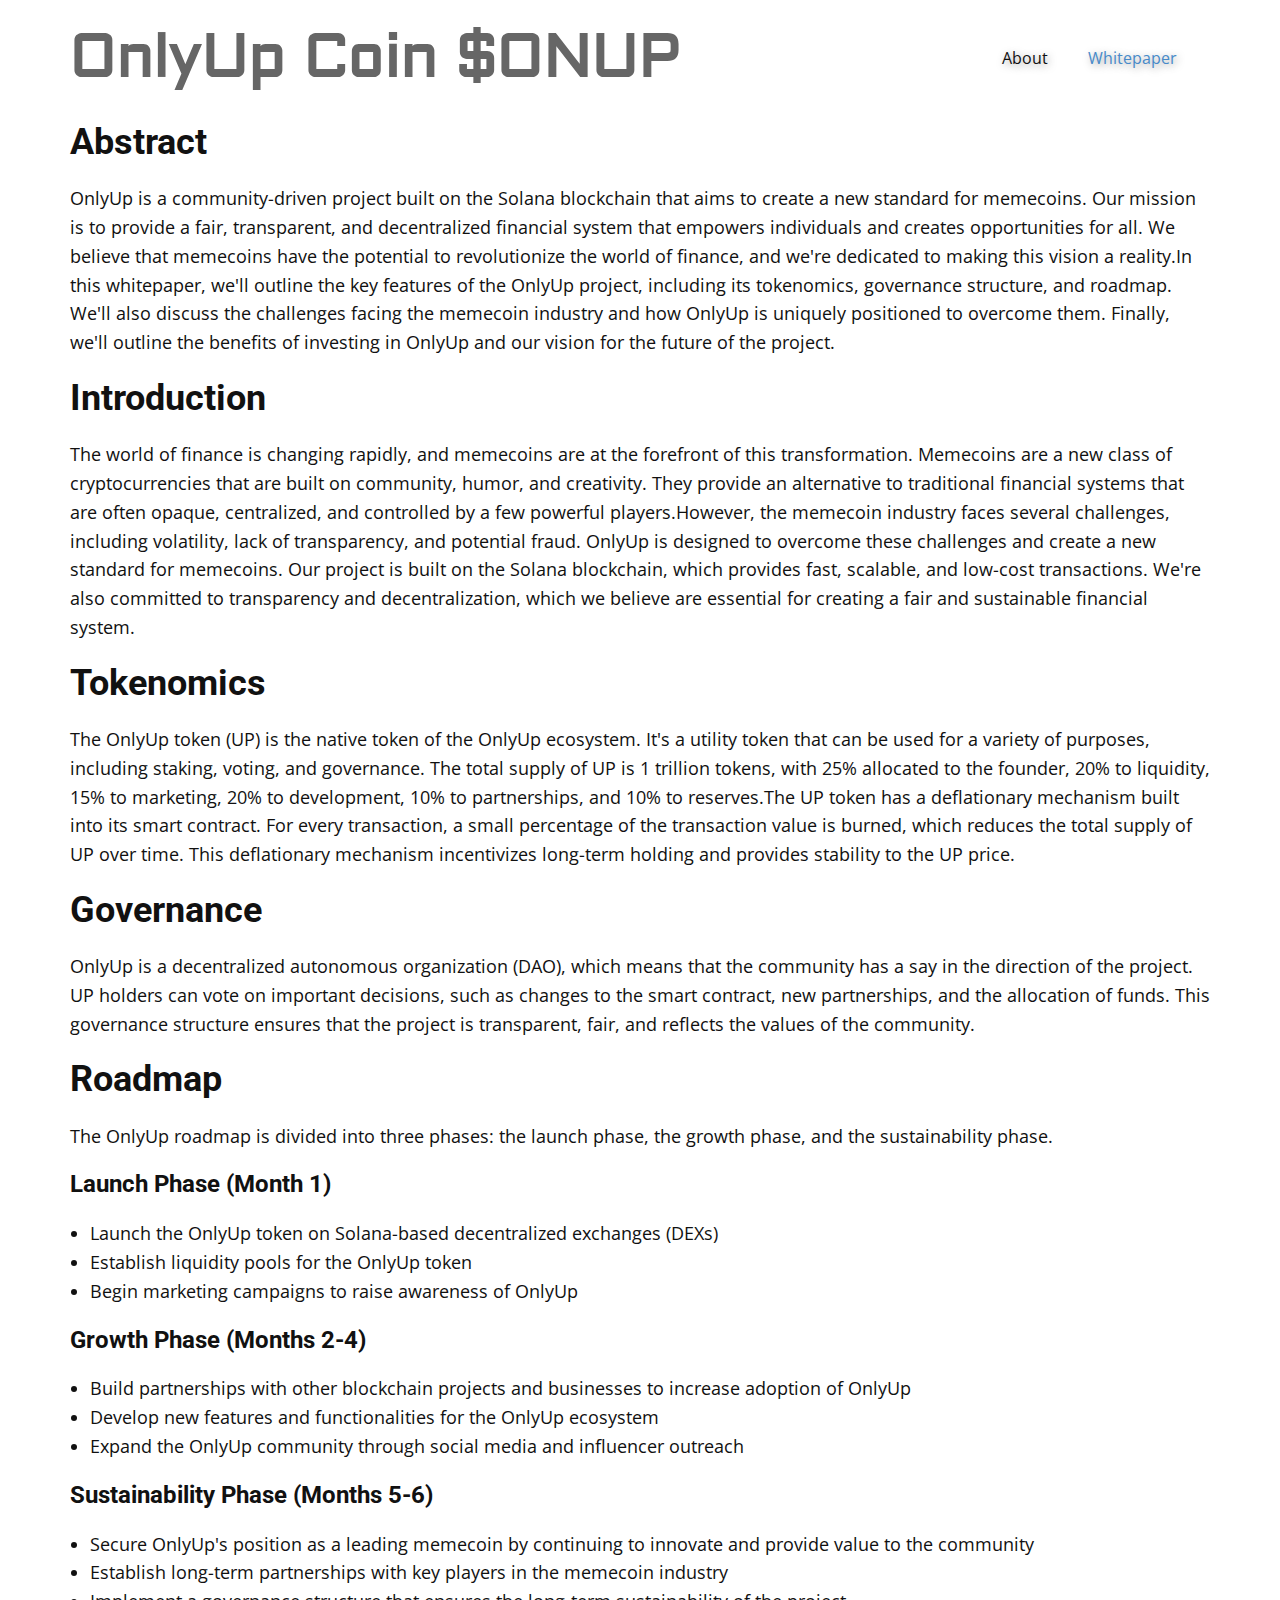
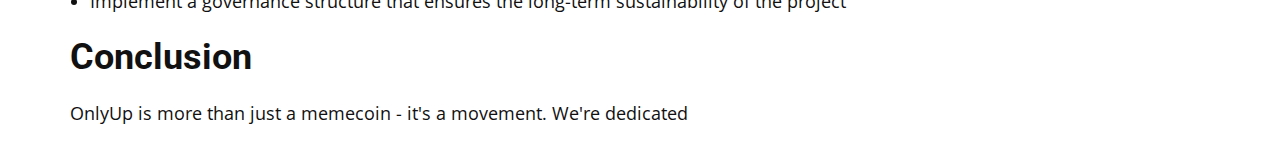
<file: Whitepaper.html>
<!DOCTYPE html>
<html style="font-size: 16px;" lang="en"><head>
    <meta name="viewport" content="width=device-width, initial-scale=1.0">
    <meta charset="utf-8">
    <meta name="keywords" content="​OnlyUp Coin&nbsp;$ONUP">
    <meta name="description" content="">
    <title>Whitepaper</title>
    <link rel="stylesheet" href="nicepage.css" media="screen">
<link rel="stylesheet" href="Whitepaper.css" media="screen">
    <script class="u-script" type="text/javascript" src="jquery.js" defer=""></script>
    <script class="u-script" type="text/javascript" src="nicepage.js" defer=""></script>
    <meta name="generator" content="Nicepage 5.9.10, nicepage.com">
    <link id="u-theme-google-font" rel="stylesheet" href="https://fonts.googleapis.com/css?family=Roboto:100,100i,300,300i,400,400i,500,500i,700,700i,900,900i|Open+Sans:300,300i,400,400i,500,500i,600,600i,700,700i,800,800i">
    <link id="u-page-google-font" rel="stylesheet" href="https://fonts.googleapis.com/css?family=Aldrich:400">
    
    
    <script type="application/ld+json">{
		"@context": "http://schema.org",
		"@type": "Organization",
		"name": "OnlyUpCoin"
}</script>
    <meta name="theme-color" content="#478ac9">
    <meta property="og:title" content="Whitepaper">
    <meta property="og:description" content="">
    <meta property="og:type" content="website">
  <meta data-intl-tel-input-cdn-path="intlTelInput/"></head>
  <body class="u-body u-xl-mode" data-lang="en"><header class="u-clearfix u-header u-header" id="sec-5095"><div class="u-clearfix u-sheet u-sheet-1">
        <h1 class="u-align-left u-text u-text-1"> OnlyUp Coin&nbsp;$ONUP</h1>
        <nav class="u-menu u-menu-one-level u-offcanvas u-menu-1" data-image-width="1000" data-image-height="1000">
          <div class="menu-collapse" style="font-size: 1rem; letter-spacing: 0px;">
            <a class="u-button-style u-custom-color u-custom-left-right-menu-spacing u-custom-padding-bottom u-custom-text-shadow u-custom-top-bottom-menu-spacing u-nav-link u-text-active-palette-1-base u-text-hover-palette-2-base" href="#">
              <svg class="u-svg-link" viewBox="0 0 24 24"><use xmlns:xlink="http://www.w3.org/1999/xlink" xlink:href="#menu-hamburger"></use></svg>
              <svg class="u-svg-content" version="1.1" id="menu-hamburger" viewBox="0 0 16 16" x="0px" y="0px" xmlns:xlink="http://www.w3.org/1999/xlink" xmlns="http://www.w3.org/2000/svg"><g><rect y="1" width="16" height="2"></rect><rect y="7" width="16" height="2"></rect><rect y="13" width="16" height="2"></rect>
</g></svg>
            </a>
          </div>
          <div class="u-custom-menu u-nav-container">
            <ul class="u-nav u-unstyled u-nav-1"><li class="u-nav-item"><a class="u-button-style u-nav-link u-text-active-palette-1-base u-text-hover-palette-2-base" href="About.html" style="padding: 10px 20px; text-shadow: 2px 2px 8px rgba(0,0,0,0.4);">About</a>
</li><li class="u-nav-item"><a class="u-button-style u-nav-link u-text-active-palette-1-base u-text-hover-palette-2-base" href="Whitepaper.html" style="padding: 10px 20px; text-shadow: 2px 2px 8px rgba(0,0,0,0.4);">Whitepaper</a>
</li></ul>
          </div>
          <div class="u-custom-menu u-nav-container-collapse">
            <div class="u-black u-container-style u-inner-container-layout u-opacity u-opacity-95 u-sidenav">
              <div class="u-inner-container-layout u-sidenav-overflow">
                <div class="u-menu-close"></div>
                <ul class="u-align-center u-nav u-popupmenu-items u-unstyled u-nav-2"><li class="u-nav-item"><a class="u-button-style u-nav-link" href="About.html">About</a>
</li><li class="u-nav-item"><a class="u-button-style u-nav-link" href="Whitepaper.html">Whitepaper</a>
</li></ul>
              </div>
            </div>
            <div class="u-black u-menu-overlay u-opacity u-opacity-70"></div>
          </div>
        </nav>
      </div></header>
    <section class="u-clearfix u-section-1" id="sec-a61b">
      <div class="u-clearfix u-sheet u-sheet-1">
        <h3 class="u-text u-text-default u-text-1"> Abstract</h3>
        <p class="u-text u-text-default u-text-2"> OnlyUp is a community-driven project built on the Solana blockchain that aims to create a new standard for memecoins. Our mission is to provide a fair, transparent, and decentralized financial system that empowers individuals and creates opportunities for all. We believe that memecoins have the potential to revolutionize the world of finance, and we're dedicated to making this vision a reality.In this whitepaper, we'll outline the key features of the OnlyUp project, including its tokenomics, governance structure, and roadmap. We'll also discuss the challenges facing the memecoin industry and how OnlyUp is uniquely positioned to overcome them. Finally, we'll outline the benefits of investing in OnlyUp and our vision for the future of the project.</p>
        <h3 class="u-text u-text-default u-text-3"> Introduction</h3>
        <p class="u-text u-text-default u-text-4"> The world of finance is changing rapidly, and memecoins are at the forefront of this transformation. Memecoins are a new class of cryptocurrencies that are built on community, humor, and creativity. They provide an alternative to traditional financial systems that are often opaque, centralized, and controlled by a few powerful players.However, the memecoin industry faces several challenges, including volatility, lack of transparency, and potential fraud. OnlyUp is designed to overcome these challenges and create a new standard for memecoins. Our project is built on the Solana blockchain, which provides fast, scalable, and low-cost transactions. We're also committed to transparency and decentralization, which we believe are essential for creating a fair and sustainable financial system.</p>
        <h3 class="u-text u-text-default u-text-5"> Tokenomics</h3>
        <p class="u-text u-text-default u-text-6"> The OnlyUp token (UP) is the native token of the OnlyUp ecosystem. It's a utility token that can be used for a variety of purposes, including staking, voting, and governance. The total supply of UP is 1 trillion tokens, with 25% allocated to the founder, 20% to liquidity, 15% to marketing, 20% to development, 10% to partnerships, and 10% to reserves.The UP token has a deflationary mechanism built into its smart contract. For every transaction, a small percentage of the transaction value is burned, which reduces the total supply of UP over time. This deflationary mechanism incentivizes long-term holding and provides stability to the UP price.</p>
        <h3 class="u-text u-text-default u-text-7"> Governance</h3>
        <p class="u-text u-text-default u-text-8"> OnlyUp is a decentralized autonomous organization (DAO), which means that the community has a say in the direction of the project. UP holders can vote on important decisions, such as changes to the smart contract, new partnerships, and the allocation of funds. This governance structure ensures that the project is transparent, fair, and reflects the values of the community.</p>
        <h3 class="u-text u-text-default u-text-9"> Roadmap</h3>
        <p class="u-text u-text-default u-text-10"> The OnlyUp roadmap is divided into three phases: the launch phase, the growth phase, and the sustainability phase.</p>
        <h4 class="u-text u-text-default u-text-11"> Launch Phase (Month 1)</h4>
        <ul class="u-text u-text-default u-text-12">
          <li> Launch the OnlyUp token on Solana-based decentralized exchanges (DEXs)</li>
          <li>Establish liquidity pools for the OnlyUp token</li>
          <li>Begin marketing campaigns to raise awareness of OnlyUp</li>
        </ul>
        <h4 class="u-text u-text-default u-text-13"> Growth Phase (Months 2-4)</h4>
        <ul class="u-text u-text-default u-text-14">
          <li> Build partnerships with other blockchain projects and businesses to increase adoption of OnlyUp</li>
          <li>Develop new features and functionalities for the OnlyUp ecosystem</li>
          <li>Expand the OnlyUp community through social media and influencer outreach</li>
        </ul>
        <h4 class="u-text u-text-default u-text-15"> Sustainability Phase (Months 5-6)</h4>
        <ul class="u-text u-text-default u-text-16">
          <li> Secure OnlyUp's position as a leading memecoin by continuing to innovate and provide value to the community</li>
          <li>Establish long-term partnerships with key players in the memecoin industry</li>
          <li>Implement a governance structure that ensures the long-term sustainability of the project</li>
        </ul>
        <h3 class="u-text u-text-default u-text-17"> Conclusion</h3>
        <p class="u-text u-text-default u-text-18"> OnlyUp is more than just a memecoin - it's a movement. We're dedicated</p>
      </div>
    </section>
    
    

  
</body></html>
</file>
